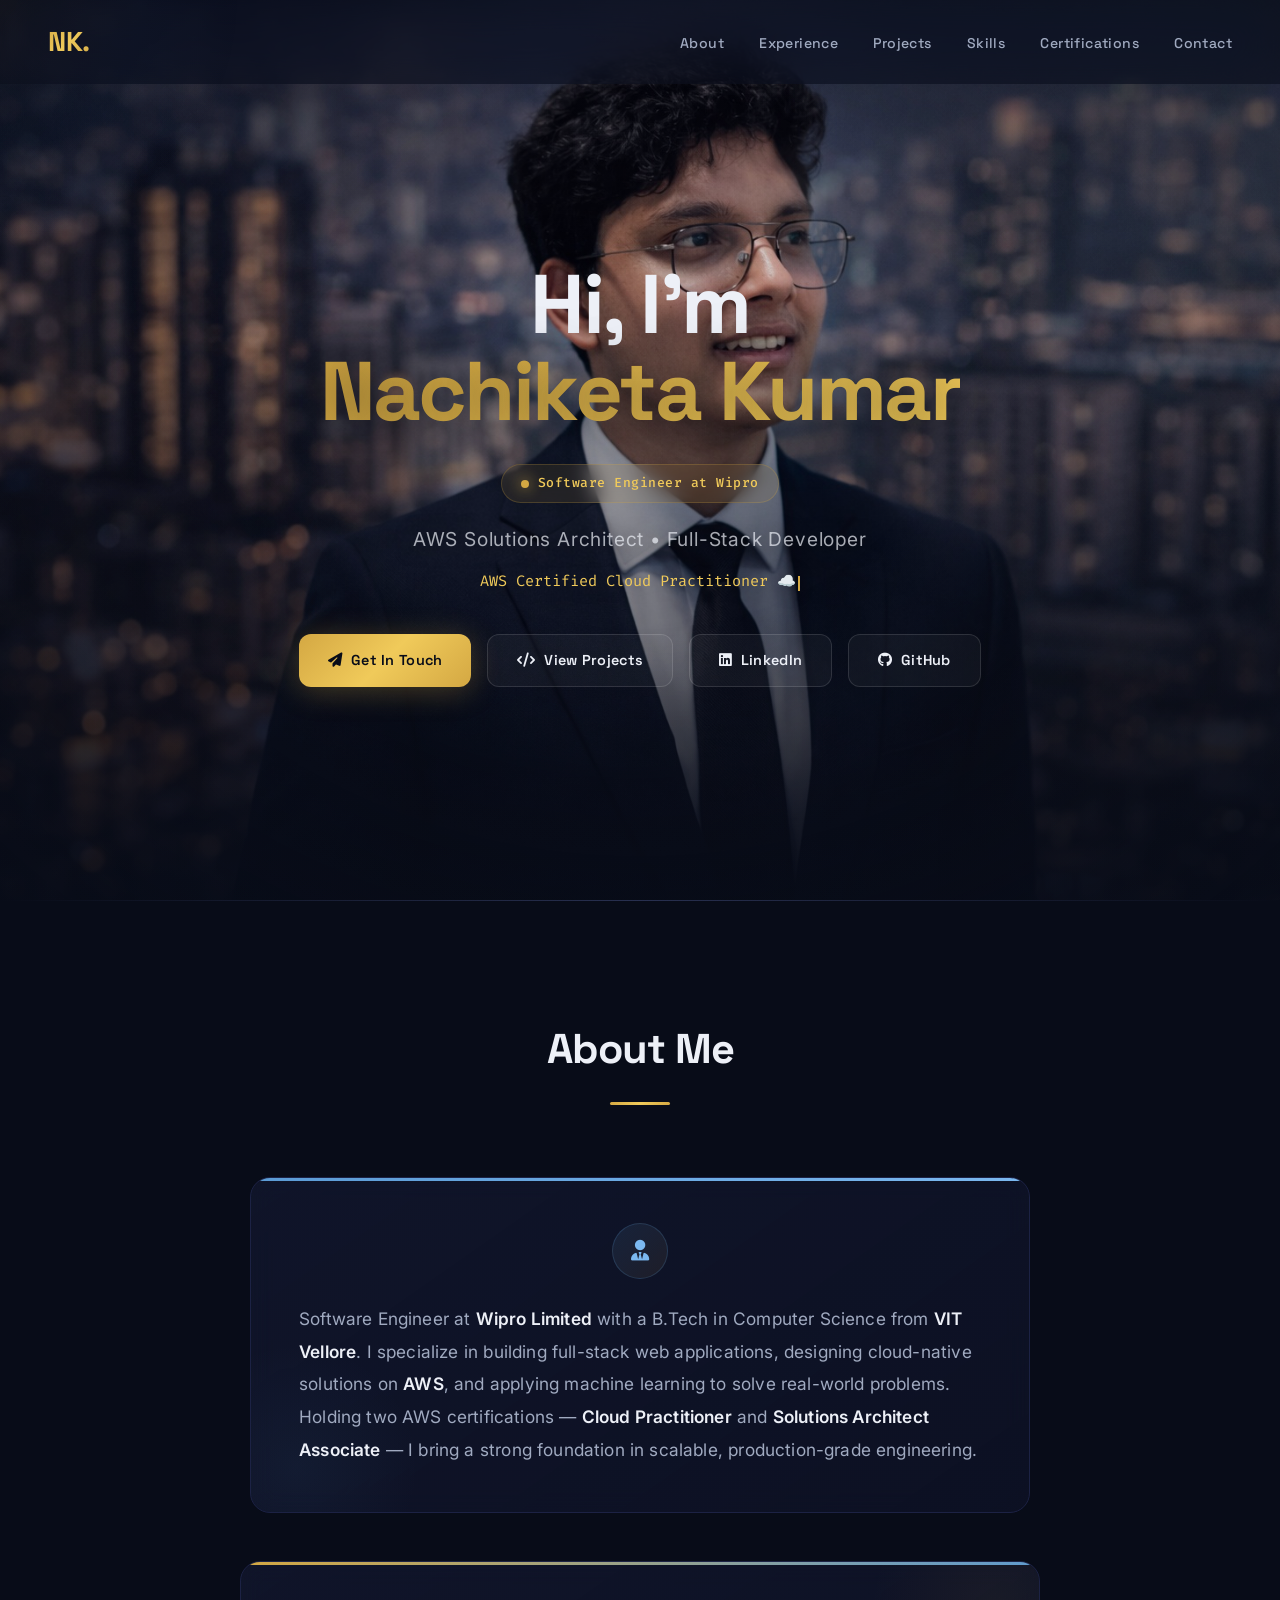
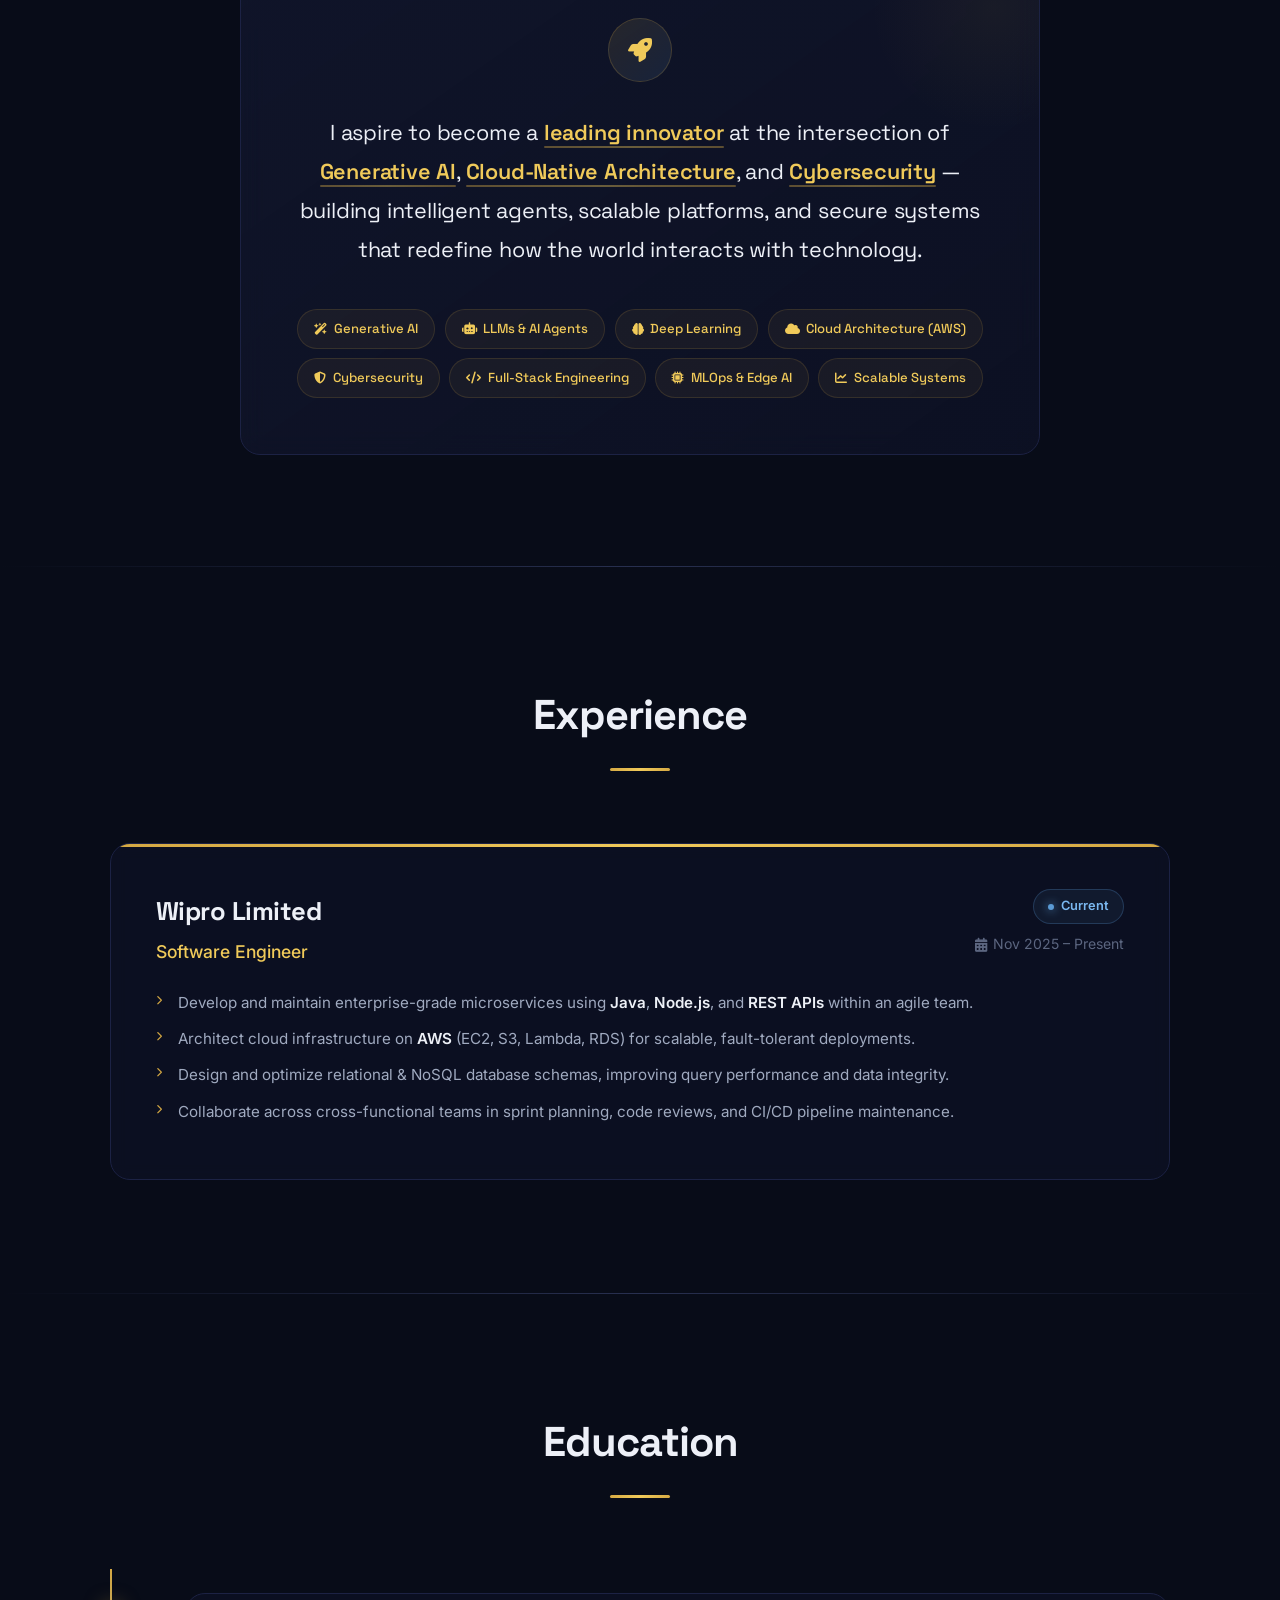
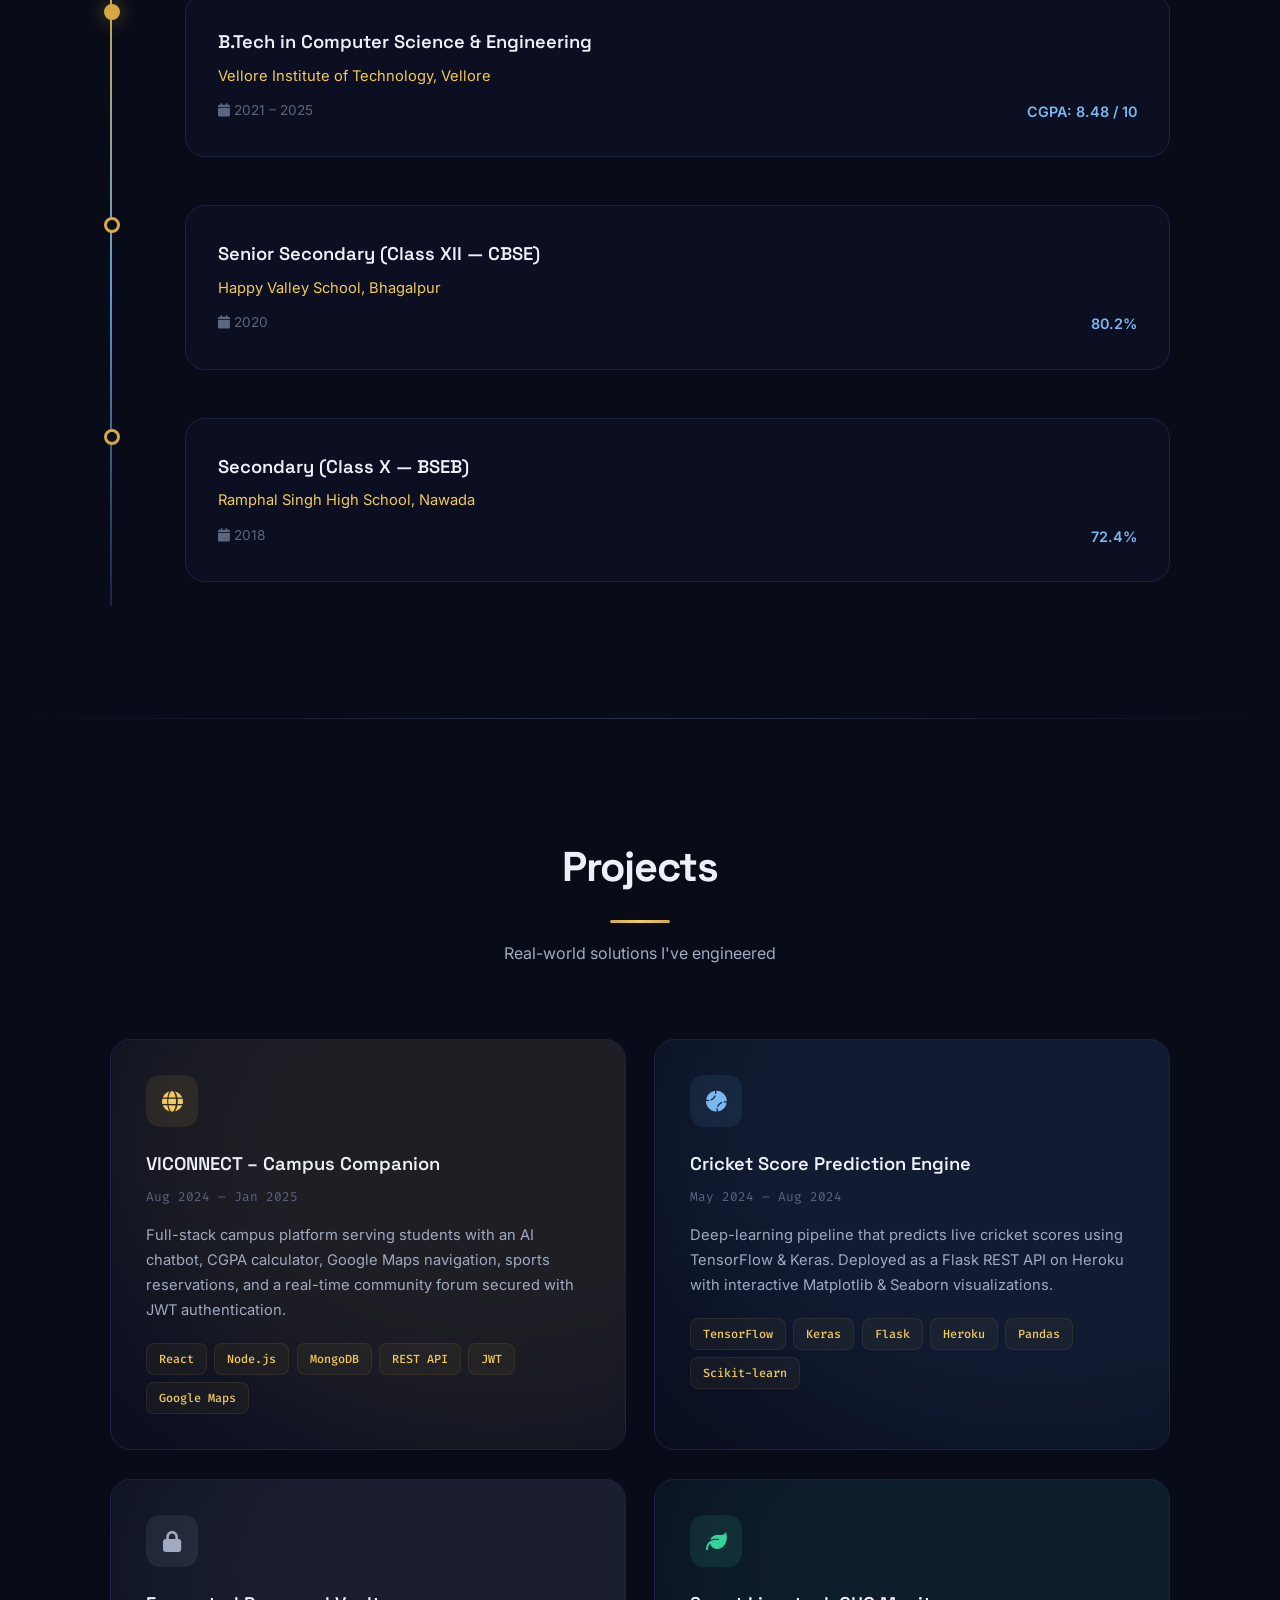
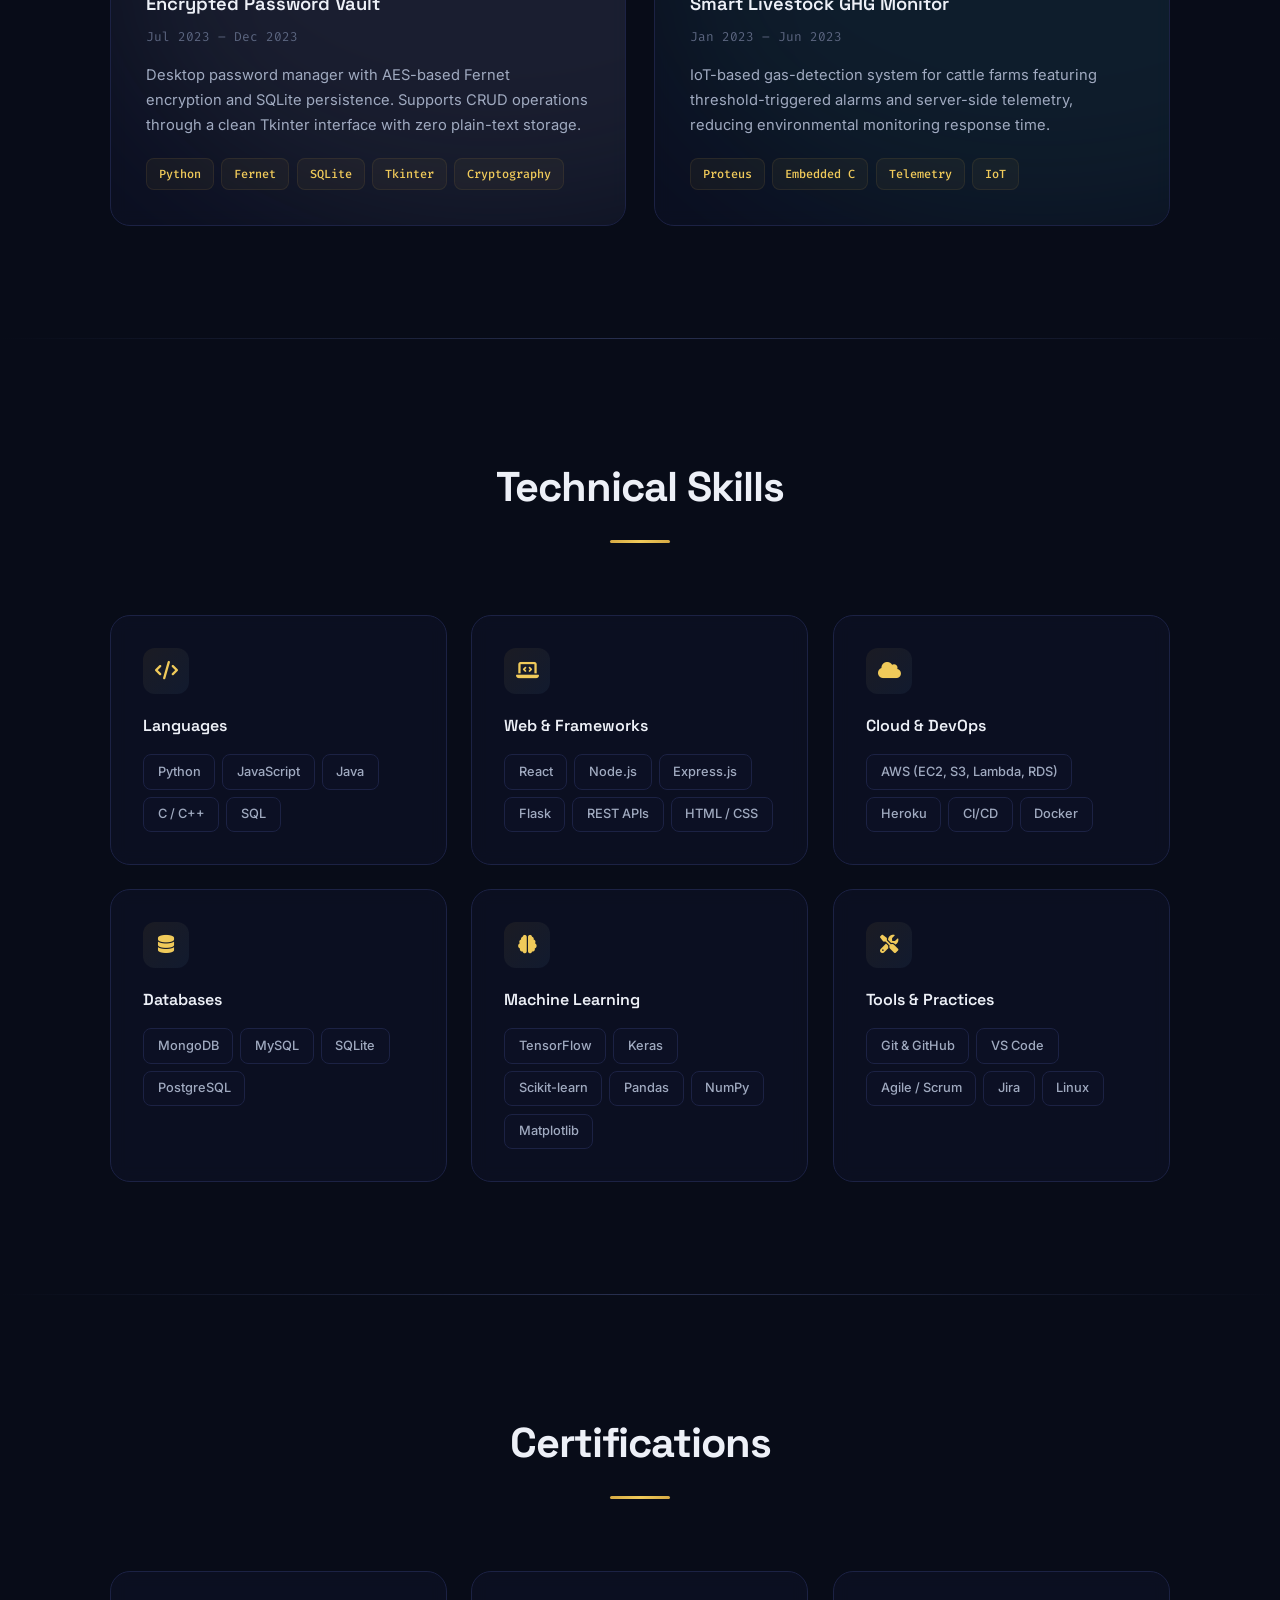
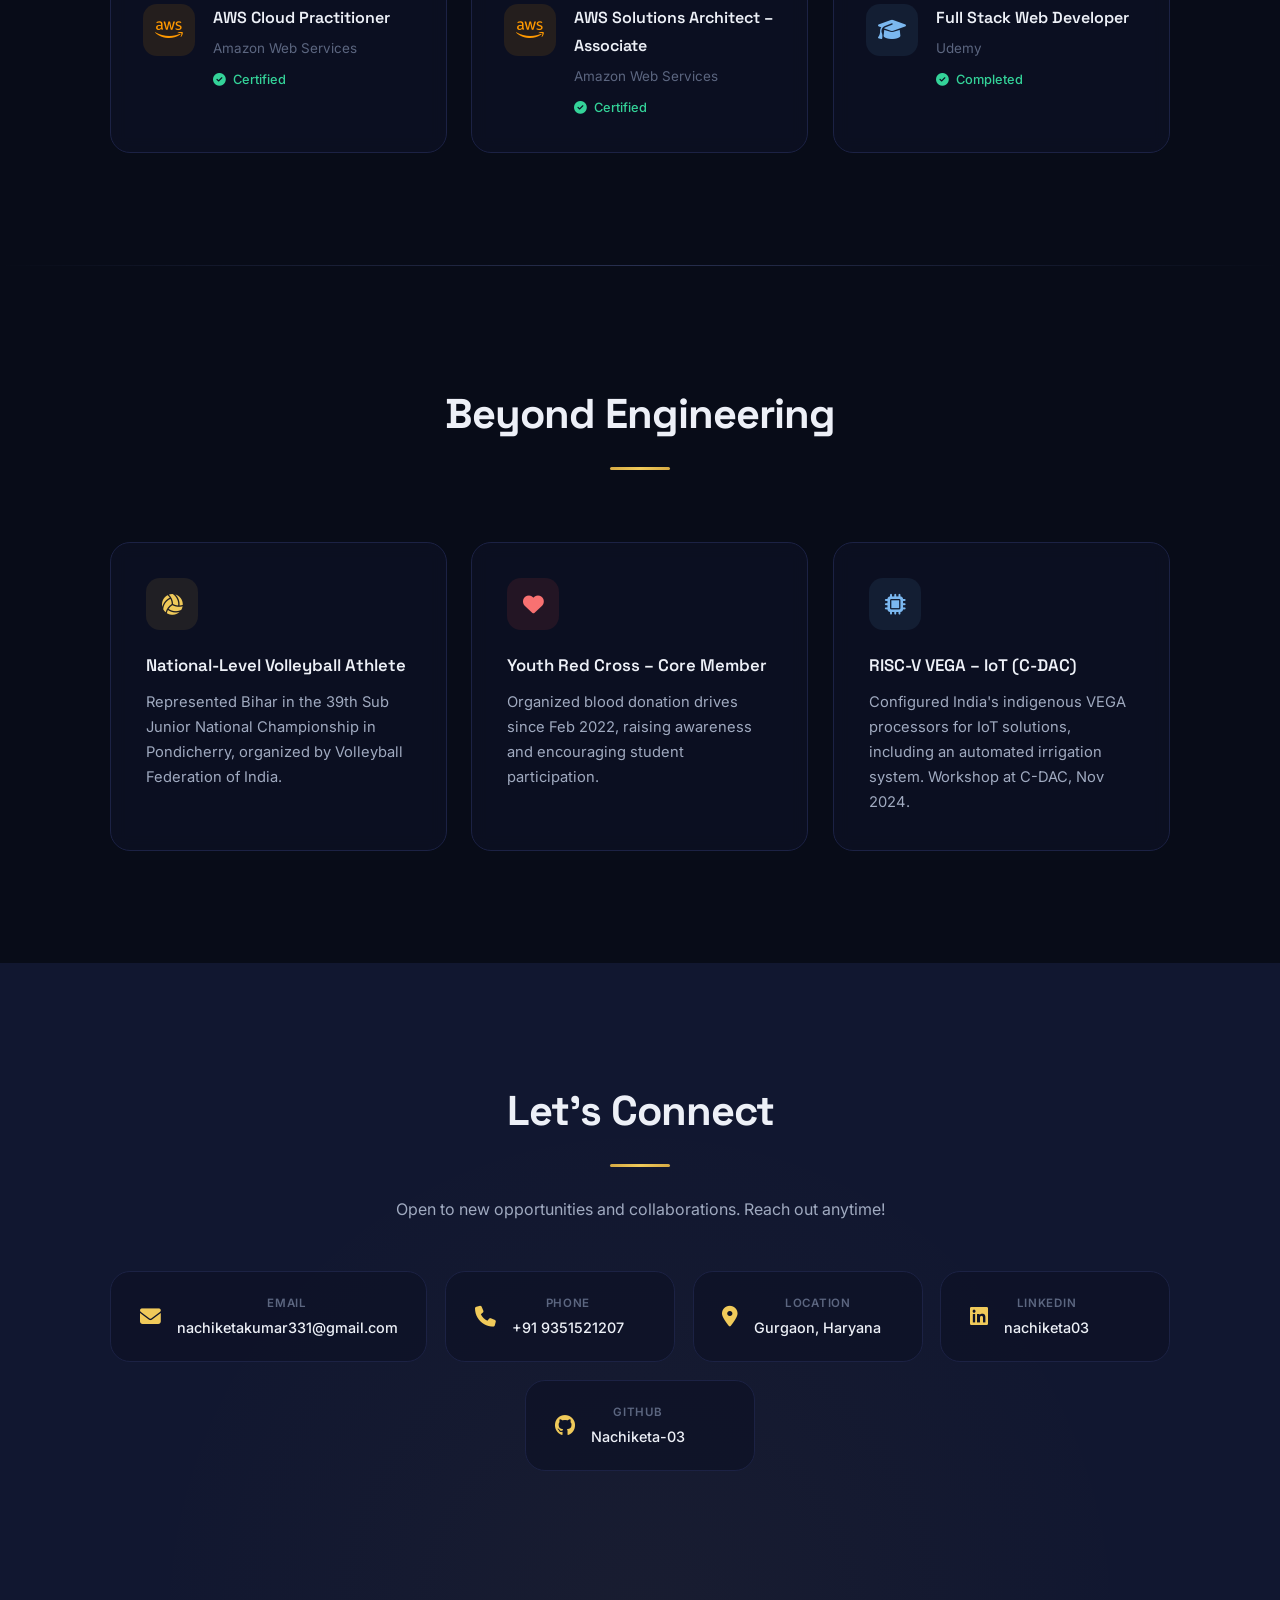
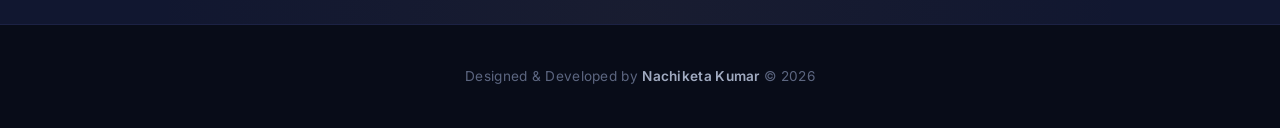
<file: index.html>
<!DOCTYPE html>
<html lang="en">
<head>
    <meta charset="UTF-8">
    <meta name="viewport" content="width=device-width, initial-scale=1.0">
    <title>Nachiketa Kumar | Software Engineer</title>
    <meta name="description" content="Nachiketa Kumar — AWS Certified Cloud Practitioner & Solutions Architect Associate. Full-Stack Developer & ML enthusiast.">
    <meta property="og:title" content="Nachiketa Kumar | Software Engineer">
    <meta property="og:description" content="AWS Certified Cloud Practitioner & Solutions Architect. Full-Stack Developer & Machine Learning enthusiast.">
    <meta property="og:type" content="website">
    <meta name="theme-color" content="#080C18">
    <link rel="icon" href="data:image/svg+xml,<svg xmlns='http://www.w3.org/2000/svg' viewBox='0 0 100 100'><text y='.9em' font-size='90'>NK</text></svg>">
    <link rel="preconnect" href="https://fonts.googleapis.com">
    <link rel="preconnect" href="https://fonts.gstatic.com" crossorigin>
    <link href="https://fonts.googleapis.com/css2?family=Space+Grotesk:wght@300;400;500;600;700&family=Fira+Code:wght@400;500&family=Inter:wght@300;400;500;600;700;800&display=swap" rel="stylesheet">
    <link rel="stylesheet" href="https://cdnjs.cloudflare.com/ajax/libs/font-awesome/6.5.1/css/all.min.css">
    <link rel="stylesheet" href="styles.css">
</head>
<body>

    <!-- Scroll Progress Bar -->
    <div class="scroll-progress" id="scrollProgress"></div>

    <!-- Cursor Glow -->
    <div class="cursor-glow" id="cursorGlow"></div>

    <!-- Particles -->
    <div class="particles-container" id="particles"></div>

    <!-- ===================== NAVIGATION ===================== -->
    <nav class="navbar" id="navbar">
        <div class="nav-container">
            <a href="#" class="nav-logo">NK.</a>
            <ul class="nav-links" id="navLinks">
                <li><a href="#about">About</a></li>
                <li><a href="#experience">Experience</a></li>
                <li><a href="#projects">Projects</a></li>
                <li><a href="#skills">Skills</a></li>
                <li><a href="#certifications">Certifications</a></li>
                <li><a href="#contact">Contact</a></li>
            </ul>
            <button class="hamburger" id="hamburger" aria-label="Toggle menu">
                <span></span><span></span><span></span>
            </button>
        </div>
    </nav>

    <!-- ===================== HERO ===================== -->
    <section class="hero" id="hero">
        <div class="hero-bg"></div>
        <div class="hero-vignette"></div>
        <div class="hero-content">
            <h1>Hi, I'm<br><span class="name-gradient">Nachiketa Kumar</span></h1>
            <div class="hero-badge"><span class="dot"></span> Software Engineer at Wipro</div>
            <p class="hero-subtitle">AWS Solutions Architect &bull; Full-Stack Developer</p>
            <div class="hero-typed" id="typedText"></div>
            <div class="hero-buttons">
                <a href="#contact" class="btn btn-primary"><i class="fas fa-paper-plane"></i> Get In Touch</a>
                <a href="#projects" class="btn btn-outline"><i class="fas fa-code"></i> View Projects</a>
                <a href="https://linkedin.com/in/nachiketa03" target="_blank" rel="noopener noreferrer" class="btn btn-outline"><i class="fab fa-linkedin"></i> LinkedIn</a>
                <a href="https://github.com/Nachiketa-03" target="_blank" rel="noopener noreferrer" class="btn btn-outline"><i class="fab fa-github"></i> GitHub</a>
            </div>
        </div>
    </section>

    <hr class="section-divider">

    <!-- ===================== ABOUT ===================== -->
    <section class="section about-section" id="about">
        <div class="section-header reveal">
            <h2>About Me</h2>
            <div class="line"></div>
        </div>

        <div class="about-bio reveal">
            <div class="about-bio-icon"><i class="fas fa-user-tie"></i></div>
            <p>Software Engineer at <strong>Wipro Limited</strong> with a B.Tech in Computer Science from <strong>VIT Vellore</strong>. I specialize in building full-stack web applications, designing cloud-native solutions on <strong>AWS</strong>, and applying machine learning to solve real-world problems. Holding two AWS certifications &mdash; <strong>Cloud Practitioner</strong> and <strong>Solutions Architect Associate</strong> &mdash; I bring a strong foundation in scalable, production-grade engineering.</p>
        </div>

        <div class="about-aspiration reveal">
            <div class="aspiration-icon"><i class="fas fa-rocket"></i></div>
            <blockquote class="aspiration-quote">
                I aspire to become a <span class="highlight">leading innovator</span> at the intersection of <span class="highlight">Generative AI</span>, <span class="highlight">Cloud-Native Architecture</span>, and <span class="highlight">Cybersecurity</span> — building intelligent agents, scalable platforms, and secure systems that redefine how the world interacts with technology.
            </blockquote>
            <div class="aspiration-tags">
                <span class="asp-tag"><i class="fas fa-wand-magic-sparkles"></i> Generative AI</span>
                <span class="asp-tag"><i class="fas fa-robot"></i> LLMs &amp; AI Agents</span>
                <span class="asp-tag"><i class="fas fa-brain"></i> Deep Learning</span>
                <span class="asp-tag"><i class="fas fa-cloud"></i> Cloud Architecture (AWS)</span>
                <span class="asp-tag"><i class="fas fa-shield-alt"></i> Cybersecurity</span>
                <span class="asp-tag"><i class="fas fa-code"></i> Full-Stack Engineering</span>
                <span class="asp-tag"><i class="fas fa-microchip"></i> MLOps &amp; Edge AI</span>
                <span class="asp-tag"><i class="fas fa-chart-line"></i> Scalable Systems</span>
            </div>
        </div>
    </section>

    <hr class="section-divider">

    <!-- ===================== EXPERIENCE ===================== -->
    <section class="section" id="experience">
        <div class="section-header reveal">
            <h2>Experience</h2>
            <div class="line"></div>
        </div>
        <div class="experience-card reveal-scale">
            <div class="exp-header">
                <div>
                    <div class="exp-company">Wipro Limited</div>
                    <div class="exp-role">Software Engineer</div>
                </div>
                <div style="text-align:right;">
                    <div class="exp-current"><span class="dot"></span> Current</div>
                    <div class="exp-date" style="margin-top:0.5rem;">
                        <i class="fas fa-calendar-alt"></i> Nov 2025 &ndash; Present
                    </div>
                </div>
            </div>
            <div class="exp-description">
                <ul class="exp-bullets">
                    <li>Develop and maintain enterprise-grade microservices using <strong>Java</strong>, <strong>Node.js</strong>, and <strong>REST APIs</strong> within an agile team.</li>
                    <li>Architect cloud infrastructure on <strong>AWS</strong> (EC2, S3, Lambda, RDS) for scalable, fault-tolerant deployments.</li>
                    <li>Design and optimize relational &amp; NoSQL database schemas, improving query performance and data integrity.</li>
                    <li>Collaborate across cross-functional teams in sprint planning, code reviews, and CI/CD pipeline maintenance.</li>
                </ul>
            </div>
        </div>
    </section>

    <hr class="section-divider">

    <!-- ===================== EDUCATION ===================== -->
    <section class="section" id="education">
        <div class="section-header reveal">
            <h2>Education</h2>
            <div class="line"></div>
        </div>
        <div class="timeline reveal">
            <div class="timeline-item">
                <div class="timeline-card">
                    <h3>B.Tech in Computer Science &amp; Engineering</h3>
                    <div class="institution">Vellore Institute of Technology, Vellore</div>
                    <div class="meta">
                        <span class="year"><i class="fas fa-calendar"></i> 2021 &ndash; 2025</span>
                        <span class="score">CGPA: 8.48 / 10</span>
                    </div>
                </div>
            </div>
            <div class="timeline-item">
                <div class="timeline-card">
                    <h3>Senior Secondary (Class XII &mdash; CBSE)</h3>
                    <div class="institution">Happy Valley School, Bhagalpur</div>
                    <div class="meta">
                        <span class="year"><i class="fas fa-calendar"></i> 2020</span>
                        <span class="score">80.2%</span>
                    </div>
                </div>
            </div>
            <div class="timeline-item">
                <div class="timeline-card">
                    <h3>Secondary (Class X &mdash; BSEB)</h3>
                    <div class="institution">Ramphal Singh High School, Nawada</div>
                    <div class="meta">
                        <span class="year"><i class="fas fa-calendar"></i> 2018</span>
                        <span class="score">72.4%</span>
                    </div>
                </div>
            </div>
        </div>
    </section>

    <hr class="section-divider">

    <!-- ===================== PROJECTS ===================== -->
    <section class="section" id="projects">
        <div class="section-header reveal">
            <h2>Projects</h2>
            <div class="line"></div>
            <p>Real-world solutions I've engineered</p>
        </div>
        <div class="projects-grid stagger">
            <div class="project-card reveal tilt">
                <div class="card-glow" style="background:rgba(201,168,76,0.10)"></div>
                <div class="project-icon gold"><i class="fas fa-globe"></i></div>
                <h3>VICONNECT &ndash; Campus Companion</h3>
                <div class="project-date">Aug 2024 &ndash; Jan 2025</div>
                <p>Full-stack campus platform serving students with an AI chatbot, CGPA calculator, Google Maps navigation, sports reservations, and a real-time community forum secured with JWT authentication.</p>
                <div class="tech-tags">
                    <span class="tech-tag">React</span>
                    <span class="tech-tag">Node.js</span>
                    <span class="tech-tag">MongoDB</span>
                    <span class="tech-tag">REST API</span>
                    <span class="tech-tag">JWT</span>
                    <span class="tech-tag">Google Maps</span>
                </div>
            </div>
            <div class="project-card reveal tilt">
                <div class="card-glow" style="background:rgba(74,144,217,0.10)"></div>
                <div class="project-icon blue"><i class="fas fa-baseball-ball"></i></div>
                <h3>Cricket Score Prediction Engine</h3>
                <div class="project-date">May 2024 &ndash; Aug 2024</div>
                <p>Deep-learning pipeline that predicts live cricket scores using TensorFlow &amp; Keras. Deployed as a Flask REST API on Heroku with interactive Matplotlib &amp; Seaborn visualizations.</p>
                <div class="tech-tags">
                    <span class="tech-tag">TensorFlow</span>
                    <span class="tech-tag">Keras</span>
                    <span class="tech-tag">Flask</span>
                    <span class="tech-tag">Heroku</span>
                    <span class="tech-tag">Pandas</span>
                    <span class="tech-tag">Scikit-learn</span>
                </div>
            </div>
            <div class="project-card reveal tilt">
                <div class="card-glow" style="background:rgba(155,164,184,0.10)"></div>
                <div class="project-icon silver"><i class="fas fa-lock"></i></div>
                <h3>Encrypted Password Vault</h3>
                <div class="project-date">Jul 2023 &ndash; Dec 2023</div>
                <p>Desktop password manager with AES-based Fernet encryption and SQLite persistence. Supports CRUD operations through a clean Tkinter interface with zero plain-text storage.</p>
                <div class="tech-tags">
                    <span class="tech-tag">Python</span>
                    <span class="tech-tag">Fernet</span>
                    <span class="tech-tag">SQLite</span>
                    <span class="tech-tag">Tkinter</span>
                    <span class="tech-tag">Cryptography</span>
                </div>
            </div>
            <div class="project-card reveal tilt">
                <div class="card-glow" style="background:rgba(42,157,143,0.10)"></div>
                <div class="project-icon teal"><i class="fas fa-leaf"></i></div>
                <h3>Smart Livestock GHG Monitor</h3>
                <div class="project-date">Jan 2023 &ndash; Jun 2023</div>
                <p>IoT-based gas-detection system for cattle farms featuring threshold-triggered alarms and server-side telemetry, reducing environmental monitoring response time.</p>
                <div class="tech-tags">
                    <span class="tech-tag">Proteus</span>
                    <span class="tech-tag">Embedded C</span>
                    <span class="tech-tag">Telemetry</span>
                    <span class="tech-tag">IoT</span>
                </div>
            </div>
        </div>
    </section>

    <hr class="section-divider">

    <!-- ===================== SKILLS ===================== -->
    <section class="section" id="skills">
        <div class="section-header reveal">
            <h2>Technical Skills</h2>
            <div class="line"></div>
        </div>
        <div class="skills-categories stagger">
            <div class="skill-category reveal">
                <div class="skill-category-icon"><i class="fas fa-code"></i></div>
                <h3>Languages</h3>
                <div class="skill-list">
                    <span class="skill-chip">Python</span>
                    <span class="skill-chip">JavaScript</span>
                    <span class="skill-chip">Java</span>
                    <span class="skill-chip">C / C++</span>
                    <span class="skill-chip">SQL</span>
                </div>
            </div>
            <div class="skill-category reveal">
                <div class="skill-category-icon"><i class="fas fa-laptop-code"></i></div>
                <h3>Web &amp; Frameworks</h3>
                <div class="skill-list">
                    <span class="skill-chip">React</span>
                    <span class="skill-chip">Node.js</span>
                    <span class="skill-chip">Express.js</span>
                    <span class="skill-chip">Flask</span>
                    <span class="skill-chip">REST APIs</span>
                    <span class="skill-chip">HTML / CSS</span>
                </div>
            </div>
            <div class="skill-category reveal">
                <div class="skill-category-icon"><i class="fas fa-cloud"></i></div>
                <h3>Cloud &amp; DevOps</h3>
                <div class="skill-list">
                    <span class="skill-chip">AWS (EC2, S3, Lambda, RDS)</span>
                    <span class="skill-chip">Heroku</span>
                    <span class="skill-chip">CI/CD</span>
                    <span class="skill-chip">Docker</span>
                </div>
            </div>
            <div class="skill-category reveal">
                <div class="skill-category-icon"><i class="fas fa-database"></i></div>
                <h3>Databases</h3>
                <div class="skill-list">
                    <span class="skill-chip">MongoDB</span>
                    <span class="skill-chip">MySQL</span>
                    <span class="skill-chip">SQLite</span>
                    <span class="skill-chip">PostgreSQL</span>
                </div>
            </div>
            <div class="skill-category reveal">
                <div class="skill-category-icon"><i class="fas fa-brain"></i></div>
                <h3>Machine Learning</h3>
                <div class="skill-list">
                    <span class="skill-chip">TensorFlow</span>
                    <span class="skill-chip">Keras</span>
                    <span class="skill-chip">Scikit-learn</span>
                    <span class="skill-chip">Pandas</span>
                    <span class="skill-chip">NumPy</span>
                    <span class="skill-chip">Matplotlib</span>
                </div>
            </div>
            <div class="skill-category reveal">
                <div class="skill-category-icon"><i class="fas fa-tools"></i></div>
                <h3>Tools &amp; Practices</h3>
                <div class="skill-list">
                    <span class="skill-chip">Git &amp; GitHub</span>
                    <span class="skill-chip">VS Code</span>
                    <span class="skill-chip">Agile / Scrum</span>
                    <span class="skill-chip">Jira</span>
                    <span class="skill-chip">Linux</span>
                </div>
            </div>
        </div>
    </section>

    <hr class="section-divider">

    <!-- ===================== CERTIFICATIONS ===================== -->
    <section class="section" id="certifications">
        <div class="section-header reveal">
            <h2>Certifications</h2>
            <div class="line"></div>
        </div>
        <div class="cert-grid stagger">
            <div class="cert-card reveal">
                <div class="cert-badge aws"><i class="fab fa-aws"></i></div>
                <div class="cert-info">
                    <h3>AWS Cloud Practitioner</h3>
                    <div class="issuer">Amazon Web Services</div>
                    <div class="validity"><i class="fas fa-check-circle"></i> Certified</div>
                </div>
            </div>
            <div class="cert-card reveal">
                <div class="cert-badge aws"><i class="fab fa-aws"></i></div>
                <div class="cert-info">
                    <h3>AWS Solutions Architect &ndash; Associate</h3>
                    <div class="issuer">Amazon Web Services</div>
                    <div class="validity"><i class="fas fa-check-circle"></i> Certified</div>
                </div>
            </div>
            <div class="cert-card reveal">
                <div class="cert-badge udemy"><i class="fas fa-graduation-cap"></i></div>
                <div class="cert-info">
                    <h3>Full Stack Web Developer</h3>
                    <div class="issuer">Udemy</div>
                    <div class="validity"><i class="fas fa-check-circle"></i> Completed</div>
                </div>
            </div>
        </div>
    </section>

    <hr class="section-divider">

    <!-- ===================== ACTIVITIES ===================== -->
    <section class="section" id="activities">
        <div class="section-header reveal">
            <h2>Beyond Engineering</h2>
            <div class="line"></div>
        </div>
        <div class="activities-grid stagger">
            <div class="activity-card reveal">
                <div class="activity-icon volley"><i class="fas fa-volleyball-ball"></i></div>
                <h3>National-Level Volleyball Athlete</h3>
                <p>Represented Bihar in the 39th Sub Junior National Championship in Pondicherry, organized by Volleyball Federation of India.</p>
            </div>
            <div class="activity-card reveal">
                <div class="activity-icon cross"><i class="fas fa-heart"></i></div>
                <h3>Youth Red Cross &ndash; Core Member</h3>
                <p>Organized blood donation drives since Feb 2022, raising awareness and encouraging student participation.</p>
            </div>
            <div class="activity-card reveal">
                <div class="activity-icon chip"><i class="fas fa-microchip"></i></div>
                <h3>RISC-V VEGA &ndash; IoT (C-DAC)</h3>
                <p>Configured India's indigenous VEGA processors for IoT solutions, including an automated irrigation system. Workshop at C-DAC, Nov 2024.</p>
            </div>
        </div>
    </section>

    <!-- ===================== CONTACT ===================== -->
    <section class="contact-section" id="contact">
        <h2 class="reveal">Let's Connect</h2>
        <div class="line"></div>
        <p class="reveal">Open to new opportunities and collaborations. Reach out anytime!</p>
        <div class="contact-cards reveal">
            <a href="mailto:nachiketakumar331@gmail.com" class="contact-card">
                <i class="fas fa-envelope"></i>
                <div>
                    <div class="contact-label">Email</div>
                    <div class="contact-value">nachiketakumar331@gmail.com</div>
                </div>
            </a>
            <a href="tel:+919351521207" class="contact-card">
                <i class="fas fa-phone"></i>
                <div>
                    <div class="contact-label">Phone</div>
                    <div class="contact-value">+91 9351521207</div>
                </div>
            </a>
            <div class="contact-card">
                <i class="fas fa-map-marker-alt"></i>
                <div>
                    <div class="contact-label">Location</div>
                    <div class="contact-value">Gurgaon, Haryana</div>
                </div>
            </div>
            <a href="https://linkedin.com/in/nachiketa03" target="_blank" rel="noopener noreferrer" class="contact-card">
                <i class="fab fa-linkedin"></i>
                <div>
                    <div class="contact-label">LinkedIn</div>
                    <div class="contact-value">nachiketa03</div>
                </div>
            </a>
            <a href="https://github.com/Nachiketa-03" target="_blank" rel="noopener noreferrer" class="contact-card">
                <i class="fab fa-github"></i>
                <div>
                    <div class="contact-label">GitHub</div>
                    <div class="contact-value">Nachiketa-03</div>
                </div>
            </a>
        </div>
    </section>

    <!-- ===================== FOOTER ===================== -->
    <footer>
        <p>Designed &amp; Developed by <strong>Nachiketa Kumar</strong> &copy; 2026</p>
    </footer>

    <!-- Scroll to Top -->
    <button class="scroll-top" id="scrollTop" aria-label="Scroll to top">
        <i class="fas fa-chevron-up"></i>
    </button>

    <script src="script.js"></script>
</body>
</html>
</file>
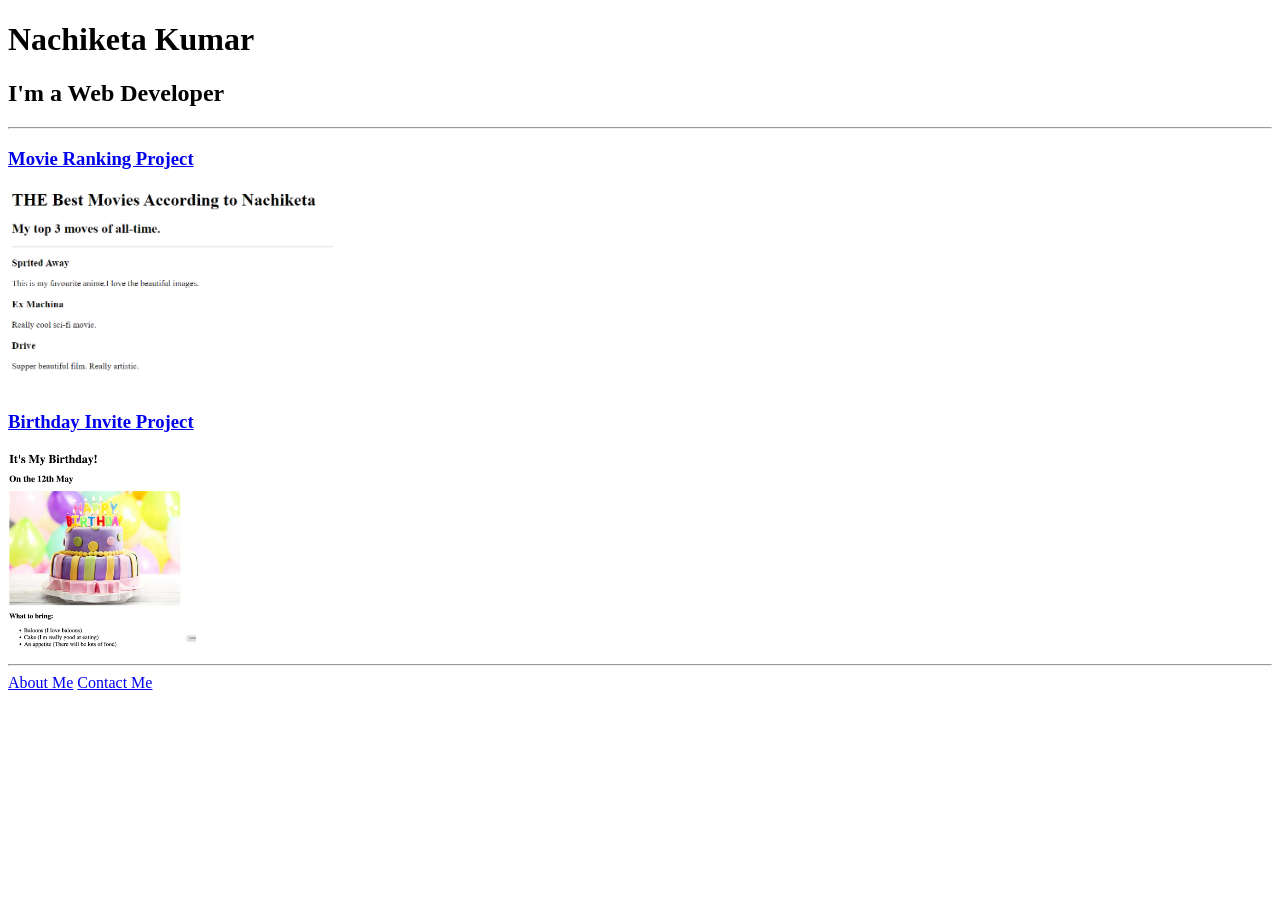
<file: solution.html>
<!DOCTYPE html>
<html lang="en">

<head>
  <meta charset="UTF-8">
  <title>Nachiketa's Portfolio</title>
</head>

<body>
  <h1>Nachiketa Kumar</h1>
  <h2>I'm a Web Developer</h2>
  <hr />
  <h3><a href="./public/movie-ranking.html">Movie Ranking Project</a></h3>
  <img src="./assets/images/Screenshot 2023-11-04 190009.png" height="200" alt="movie ranking project preview"/>
  <h3><a href="./public/birthday-invite.html">Birthday Invite Project</a></h3>
  <img src="./assets/images/birthday-invite.png" height="200" alt="birthday invite project preview"/>
  <hr />
  <a href="./public/about.html">About Me</a>
  <a href="./public/contact.html">Contact Me</a>
</body>

</html>
</file>
<file: styles.css>
/* ============================================================
   NACHIKETA KUMAR — PORTFOLIO STYLES v2
   Palette: Midnight, Steel Blue, Warm Gold, Ice White
   ============================================================ */

/* ── VARIABLES ────────────────────────────────────────────── */
:root {
    --primary: #D4A843;
    --primary-light: #F0CA5A;
    --primary-glow: rgba(212, 168, 67, 0.3);
    --accent: #5B9BD5;
    --accent-light: #7BB8F0;
    --accent-glow: rgba(91, 155, 213, 0.2);
    --emerald: #34D399;
    --navy: #080C18;
    --navy-mid: #0C1024;
    --navy-light: #111730;
    --card: rgba(14, 18, 38, 0.7);
    --card-solid: #0E1226;
    --glass: rgba(20, 26, 52, 0.55);
    --text: #EDF0F7;
    --text-secondary: #A0AAC0;
    --text-muted: #5C6680;
    --border: #1C2244;
    --border-light: #283050;
    --gradient-gold: linear-gradient(135deg, #D4A843 0%, #F0CA5A 50%, #D4A843 100%);
    --gradient-blue: linear-gradient(135deg, #5B9BD5 0%, #7BB8F0 100%);
    --gradient-mixed: linear-gradient(135deg, #D4A843, #5B9BD5);
    --gradient-card: linear-gradient(145deg, rgba(28,34,68,0.4), rgba(14,18,38,0.8));
    --shadow-soft: 0 8px 32px rgba(0, 0, 0, 0.35);
    --shadow-glow-gold: 0 0 40px rgba(212, 168, 67, 0.10), 0 0 80px rgba(212, 168, 67, 0.05);
    --shadow-glow-blue: 0 0 40px rgba(91, 155, 213, 0.10);
    --radius: 20px;
    --radius-sm: 12px;
    --radius-xs: 8px;
    --ease: cubic-bezier(0.4, 0, 0.2, 1);
    --ease-bounce: cubic-bezier(0.34, 1.56, 0.64, 1);
    --ease-out-expo: cubic-bezier(0.16, 1, 0.3, 1);
    --ease-out-back: cubic-bezier(0.34, 1.3, 0.64, 1);
    --ease-smooth: cubic-bezier(0.25, 0.46, 0.45, 0.94);
    --transition: all 0.4s var(--ease);
    --transition-slow: all 0.7s var(--ease-out-expo);
    --transition-spring: all 0.5s var(--ease-out-back);
}

/* ── RESET ────────────────────────────────────────────────── */
*, *::before, *::after { margin: 0; padding: 0; box-sizing: border-box; }
html { scroll-behavior: smooth; scroll-padding-top: 80px; }

/* ── SCROLL PROGRESS BAR ──────────────────────────────────── */
.scroll-progress {
    position: fixed; top: 0; left: 0; height: 3px; z-index: 10000;
    background: var(--gradient-gold);
    transform-origin: left; transform: scaleX(0);
    will-change: transform; transition: none;
    box-shadow: 0 0 10px rgba(212,168,67,0.5);
}
body {
    font-family: 'Inter', -apple-system, BlinkMacSystemFont, sans-serif;
    background: var(--navy);
    color: var(--text);
    line-height: 1.75;
    overflow-x: hidden;
    -webkit-font-smoothing: antialiased;
    -moz-osx-font-smoothing: grayscale;
    font-size: 16px;
}
::selection { background: rgba(212,168,67,0.25); color: var(--text); }

/* Scrollbar */
::-webkit-scrollbar { width: 6px; }
::-webkit-scrollbar-track { background: var(--navy); }
::-webkit-scrollbar-thumb { background: var(--primary); border-radius: 3px; }
::-webkit-scrollbar-thumb:hover { background: var(--primary-light); }

/* ── UTILITY ──────────────────────────────────────────────── */
.section-divider {
    width: 100%; height: 1px; border: none;
    background: linear-gradient(to right, transparent, var(--border-light), transparent);
    margin: 0;
}

/* ── CURSOR GLOW ──────────────────────────────────────────── */
.cursor-glow {
    position: fixed; width: 500px; height: 500px;
    border-radius: 50%; pointer-events: none; z-index: 9999;
    background: radial-gradient(circle, rgba(212,168,67,0.035) 0%, rgba(91,155,213,0.02) 40%, transparent 70%);
    transform: translate(-50%, -50%); transition: opacity 0.3s;
    will-change: left, top;
}

/* ── PARTICLES ────────────────────────────────────────────── */
.particles-container {
    position: fixed; inset: 0;
    pointer-events: none; z-index: 0; overflow: hidden;
}
.particle {
    position: absolute; border-radius: 50%;
    opacity: 0; animation: floatUp linear infinite;
}
@keyframes floatUp {
    0%   { transform: translateY(100vh) scale(0); opacity: 0; }
    15%  { opacity: 0.45; transform: translateY(80vh) scale(1); }
    85%  { opacity: 0.2; }
    100% { transform: translateY(-10vh) scale(0.2); opacity: 0; }
}

/* ── NAVIGATION ───────────────────────────────────────────── */
.navbar {
    position: fixed; top: 0; left: 0; right: 0; z-index: 1000;
    padding: 1.1rem 3rem;
    background: rgba(8, 12, 24, 0.55);
    backdrop-filter: blur(30px) saturate(1.4);
    -webkit-backdrop-filter: blur(30px) saturate(1.4);
    border-bottom: 1px solid transparent;
    transition: padding 0.5s var(--ease-out-expo), border-bottom-color 0.5s var(--ease), box-shadow 0.6s var(--ease), background 0.5s var(--ease);
}
.navbar.scrolled {
    padding: 0.65rem 3rem;
    border-bottom-color: var(--border);
    box-shadow: 0 6px 40px rgba(0,0,0,0.5);
    background: rgba(8, 12, 24, 0.85);
}
.nav-container {
    max-width: 1240px; margin: 0 auto;
    display: flex; justify-content: space-between; align-items: center;
}
.nav-logo {
    font-family: 'Space Grotesk', sans-serif;
    font-size: 1.7rem; font-weight: 700;
    background: var(--gradient-gold);
    -webkit-background-clip: text; -webkit-text-fill-color: transparent;
    background-clip: text; letter-spacing: -0.5px; text-decoration: none;
    transition: var(--transition);
}
.nav-logo:hover { filter: brightness(1.2); }
.nav-links { display: flex; gap: 2.2rem; list-style: none; }
.nav-links a {
    color: var(--text-secondary); text-decoration: none;
    font-size: 0.88rem; font-weight: 500;
    transition: var(--transition); position: relative; padding: 0.35rem 0;
    font-family: 'Space Grotesk', sans-serif; letter-spacing: 0.4px;
}
.nav-links a::after {
    content: ''; position: absolute; bottom: -4px; left: 50%; width: 0; height: 2px;
    background: var(--gradient-gold); transition: all 0.3s var(--ease); border-radius: 1px;
    transform: translateX(-50%);
}
.nav-links a:hover { color: var(--text); }
.nav-links a:hover::after { width: 100%; }
.nav-links a.active { color: var(--primary-light); }
.nav-links a.active::after { width: 100%; }

.hamburger {
    display: none; flex-direction: column; gap: 5px;
    cursor: pointer; background: none; border: none; padding: 5px;
}
.hamburger span {
    width: 24px; height: 2px; background: var(--text);
    transition: var(--transition); border-radius: 1px;
}

/* ── HERO ─────────────────────────────────────────────────── */
.hero {
    min-height: 100vh; position: relative; overflow: hidden;
    display: flex; align-items: center; justify-content: center;
}
.hero-bg {
    position: absolute; inset: 0; z-index: 0;
    background: url('profile.jpg') center 20% / cover no-repeat;
    animation: subtleZoom 25s ease-in-out infinite alternate;
    will-change: transform;
    transition: transform 0.1s linear;
}
@keyframes subtleZoom {
    0%   { transform: scale(1); }
    100% { transform: scale(1.06); }
}
.hero-bg::after {
    content: ''; position: absolute; inset: 0;
    background: linear-gradient(
        to bottom,
        rgba(8,12,24,0.30) 0%,
        rgba(8,12,24,0.15) 35%,
        rgba(8,12,24,0.50) 70%,
        rgba(8,12,24,0.92) 100%
    );
}
.hero-vignette {
    position: absolute; inset: 0; z-index: 1; pointer-events: none;
    background: radial-gradient(ellipse at center 40%, transparent 35%, rgba(8,12,24,0.55) 100%);
}
.hero-content {
    position: relative; z-index: 10;
    text-align: center; max-width: 760px;
    padding: 9rem 2rem 6rem;
    animation: heroFadeIn 1.4s var(--ease-out-expo);
}
@keyframes heroFadeIn {
    0%   { opacity: 0; transform: translateY(60px) scale(0.97); filter: blur(8px); }
    60%  { filter: blur(0); }
    100% { opacity: 1; transform: translateY(0) scale(1); filter: blur(0); }
}

.hero-badge {
    display: inline-flex; align-items: center; gap: 0.55rem;
    padding: 0.45rem 1.2rem;
    background: rgba(212,168,67,0.10); border: 1px solid rgba(212,168,67,0.22);
    border-radius: 50px; font-size: 0.82rem; color: var(--primary-light);
    margin-bottom: 1.2rem; margin-top: 0.5rem; font-weight: 500;
    font-family: 'Fira Code', monospace;
    backdrop-filter: blur(10px); letter-spacing: 0.5px;
    animation: heroFadeIn 1.4s var(--ease-out-expo) 0.35s both;
}
.hero-badge .dot {
    width: 8px; height: 8px; background: var(--primary);
    border-radius: 50%; animation: pulse 2s infinite;
    box-shadow: 0 0 14px var(--primary);
}
@keyframes pulse { 0%,100%{opacity:1;transform:scale(1)} 50%{opacity:0.3;transform:scale(0.7)} }

.hero h1 {
    font-family: 'Space Grotesk', sans-serif;
    font-size: clamp(3rem, 7vw, 5.2rem); font-weight: 700;
    line-height: 1.04; margin-bottom: 1.4rem; letter-spacing: -2.5px;
    text-shadow: 0 4px 60px rgba(0,0,0,0.6);
    animation: heroFadeIn 1.2s var(--ease) 0.3s both;
}
.hero h1 .name-gradient {
    background: var(--gradient-gold);
    -webkit-background-clip: text; -webkit-text-fill-color: transparent;
    background-clip: text; background-size: 200% 200%;
    animation: gradientShift 5s ease-in-out infinite;
}
@keyframes gradientShift {
    0%{background-position:0% 50%} 50%{background-position:100% 50%} 100%{background-position:0% 50%}
}

.hero-subtitle {
    font-size: 1.2rem; color: rgba(237,240,247,0.70);
    margin-bottom: 0.7rem; font-weight: 400; letter-spacing: 0.8px;
    text-shadow: 0 2px 20px rgba(0,0,0,0.5);
    animation: heroFadeIn 1.2s var(--ease) 0.4s both;
}
.hero-typed {
    font-family: 'Fira Code', monospace; color: var(--primary-light);
    font-size: 0.95rem; margin-bottom: 2.5rem; min-height: 1.5em;
    text-shadow: 0 2px 20px rgba(0,0,0,0.4);
    animation: heroFadeIn 1.2s var(--ease) 0.5s both;
}
.hero-typed .cursor-blink {
    display: inline-block; width: 2px; height: 1em;
    background: var(--primary); animation: blink 1s step-end infinite;
    vertical-align: text-bottom; margin-left: 2px;
}
@keyframes blink { 0%,100%{opacity:1} 50%{opacity:0} }

.hero-buttons {
    display: flex; gap: 1rem; flex-wrap: wrap; justify-content: center;
    animation: heroFadeIn 1.2s var(--ease) 0.6s both;
}

/* ── BUTTONS ──────────────────────────────────────────────── */
.btn {
    padding: 0.8rem 1.8rem; border-radius: var(--radius-sm);
    font-size: 0.9rem; font-weight: 600; text-decoration: none;
    transition: var(--transition);
    cursor: pointer; border: none;
    display: inline-flex; align-items: center; gap: 0.55rem;
    font-family: 'Space Grotesk', sans-serif;
    position: relative; overflow: hidden; letter-spacing: 0.3px;
}
.btn::before {
    content: ''; position: absolute; inset: 0;
    background: radial-gradient(circle at var(--mx, 50%) var(--my, 50%), rgba(255,255,255,0.08), transparent 60%);
    opacity: 0; transition: opacity 0.3s;
}
.btn:hover::before { opacity: 1; }
.btn-primary {
    background: var(--gradient-gold); color: #080C18;
    box-shadow: 0 4px 30px rgba(212,168,67,0.3);
}
.btn-primary:hover {
    transform: translateY(-4px) scale(1.04);
    box-shadow: 0 12px 50px rgba(212,168,67,0.45), 0 0 0 4px rgba(212,168,67,0.08);
}
.btn-outline {
    background: rgba(255,255,255,0.04); color: var(--text);
    border: 1.5px solid rgba(255,255,255,0.12);
    backdrop-filter: blur(8px);
}
.btn-outline:hover {
    border-color: var(--primary);
    background: rgba(212,168,67,0.06);
    transform: translateY(-3px);
    box-shadow: 0 8px 30px rgba(212,168,67,0.1);
}

/* ── SECTIONS ─────────────────────────────────────────────── */
.section {
    padding: 7rem 2.5rem; max-width: 1140px; margin: 0 auto; position: relative;
}
.section-header { text-align: center; margin-bottom: 4.5rem; }
.section-header h2 {
    font-family: 'Space Grotesk', sans-serif;
    font-size: 2.6rem; font-weight: 700; letter-spacing: -1px;
    margin-bottom: 0.3rem;
}
.section-header .line {
    width: 60px; height: 3px; background: var(--gradient-gold);
    border-radius: 2px; margin: 1rem auto 0;
}
.section-header p {
    color: var(--text-secondary); font-size: 1rem; margin-top: 1rem;
    max-width: 500px; margin-left: auto; margin-right: auto;
}

/* ── ABOUT (Bio + Aspiration) ───────────────────────────── */
.about-section { text-align: center; }
.about-bio {
    max-width: 780px; margin: 0 auto 3rem;
    text-align: left;
    padding: 2.8rem 3rem;
    background: var(--gradient-card);
    backdrop-filter: blur(12px);
    border: 1px solid var(--border);
    border-radius: var(--radius);
    position: relative; overflow: hidden;
    transition: border-color 0.5s var(--ease), box-shadow 0.5s var(--ease);
}
.about-bio:hover {
    border-color: rgba(91,155,213,0.3);
    box-shadow: var(--shadow-glow-blue);
}
.about-bio::before {
    content: ''; position: absolute; top: 0; left: 0; right: 0; height: 3px;
    background: var(--gradient-blue);
}
.about-bio::after {
    content: ''; position: absolute; bottom: -80px; left: -80px;
    width: 250px; height: 250px; border-radius: 50%;
    background: radial-gradient(circle, rgba(91,155,213,0.06), transparent 70%);
    pointer-events: none;
}
.about-bio-icon {
    width: 56px; height: 56px; border-radius: 50%;
    display: flex; align-items: center; justify-content: center;
    background: linear-gradient(135deg, rgba(91,155,213,0.12), rgba(212,168,67,0.08));
    border: 1px solid rgba(91,155,213,0.2);
    color: var(--accent-light); font-size: 1.3rem;
    margin: 0 auto 1.5rem;
    animation: iconFloat 4s ease-in-out infinite 0.5s;
}
.about-bio p {
    font-size: 1.08rem; line-height: 1.9;
    color: var(--text-secondary);
    letter-spacing: 0.01em;
    position: relative; z-index: 1;
}
.about-bio strong {
    color: var(--text); font-weight: 600;
}
.about-aspiration {
    max-width: 800px; margin: 0 auto;
    padding: 3.5rem 3rem;
    background: var(--gradient-card);
    backdrop-filter: blur(12px);
    border: 1px solid var(--border);
    border-radius: var(--radius);
    position: relative; overflow: hidden;
}
.about-aspiration::before {
    content: ''; position: absolute; top: 0; left: 0; right: 0; height: 3px;
    background: var(--gradient-mixed);
}
.about-aspiration::after {
    content: ''; position: absolute; top: -80px; right: -80px;
    width: 250px; height: 250px; border-radius: 50%;
    background: radial-gradient(circle, rgba(212,168,67,0.06), transparent 70%);
    pointer-events: none;
}
.aspiration-icon {
    width: 64px; height: 64px; border-radius: 50%;
    display: flex; align-items: center; justify-content: center;
    background: linear-gradient(135deg, rgba(212,168,67,0.12), rgba(91,155,213,0.12));
    border: 1px solid rgba(212,168,67,0.2);
    color: var(--primary-light); font-size: 1.5rem;
    margin: 0 auto 2rem;
    animation: iconFloat 4s ease-in-out infinite;
}
@keyframes iconFloat {
    0%, 100% { transform: translateY(0); }
    50% { transform: translateY(-8px); }
}
.aspiration-quote {
    font-family: 'Space Grotesk', sans-serif;
    font-size: 1.35rem; line-height: 1.8;
    color: var(--text); font-weight: 400;
    border: none; margin: 0 0 2.5rem; padding: 0;
    font-style: normal; letter-spacing: -0.2px;
}
.aspiration-quote .highlight {
    color: var(--primary-light); font-weight: 600;
    position: relative;
}
.aspiration-quote .highlight::after {
    content: ''; position: absolute; bottom: -2px; left: 0; right: 0;
    height: 2px; background: var(--gradient-gold); opacity: 0.4;
    border-radius: 1px;
}
.aspiration-tags {
    display: flex; flex-wrap: wrap; justify-content: center; gap: 0.6rem;
}
.asp-tag {
    display: inline-flex; align-items: center; gap: 0.4rem;
    padding: 0.45rem 1rem; border-radius: 50px;
    font-size: 0.82rem; font-weight: 500;
    background: rgba(212,168,67,0.06); color: var(--primary-light);
    border: 1px solid rgba(212,168,67,0.15);
    font-family: 'Space Grotesk', sans-serif;
    transition: var(--transition);
}
.asp-tag:hover {
    background: rgba(212,168,67,0.12); border-color: rgba(212,168,67,0.35);
    transform: translateY(-2px);
    box-shadow: 0 4px 20px rgba(212,168,67,0.1);
}
.asp-tag i { font-size: 0.75rem; }

/* ── EXPERIENCE ───────────────────────────────────────────── */
.experience-card {
    background: var(--card); border: 1px solid var(--border);
    border-radius: var(--radius); padding: 2.8rem;
    position: relative; overflow: hidden; transition: var(--transition);
    backdrop-filter: blur(8px);
}
.experience-card::before {
    content: ''; position: absolute; top: 0; left: 0; right: 0;
    height: 3px; background: var(--gradient-gold);
}
.experience-card:hover { border-color: rgba(212,168,67,0.3); box-shadow: var(--shadow-glow-gold); }
.exp-header {
    display: flex; justify-content: space-between;
    align-items: flex-start; flex-wrap: wrap; gap: 1rem; margin-bottom: 1.4rem;
}
.exp-company { font-family: 'Space Grotesk', sans-serif; font-size: 1.6rem; font-weight: 700; letter-spacing: -0.5px; }
.exp-role { color: var(--primary-light); font-size: 1.1rem; font-weight: 500; margin-top: 0.2rem; }
.exp-date { color: var(--text-muted); font-size: 0.88rem; display: flex; align-items: center; gap: 0.4rem; }
.exp-current {
    display: inline-flex; align-items: center; gap: 0.4rem;
    padding: 0.35rem 0.9rem;
    background: rgba(91,155,213,0.08); border: 1px solid rgba(91,155,213,0.25);
    border-radius: 50px; font-size: 0.8rem; color: var(--accent-light); font-weight: 600;
}
.exp-current .dot {
    width: 6px; height: 6px; background: var(--accent);
    border-radius: 50%; animation: pulse 2s infinite;
    box-shadow: 0 0 10px var(--accent);
}
.exp-description { color: var(--text-secondary); font-size: 0.98rem; line-height: 1.8; }
.exp-bullets {
    list-style: none; padding: 0; margin: 0;
}
.exp-bullets li {
    position: relative; padding-left: 1.4rem;
    margin-bottom: 0.6rem; color: var(--text-secondary);
    font-size: 0.95rem; line-height: 1.75;
}
.exp-bullets li::before {
    content: '\f054'; font-family: 'Font Awesome 6 Free'; font-weight: 900;
    position: absolute; left: 0; top: 2px;
    font-size: 0.6rem; color: var(--primary);
}
.exp-bullets li strong {
    color: var(--text); font-weight: 600;
}

/* ── EDUCATION ────────────────────────────────────────────── */
.timeline { position: relative; padding-left: 2.5rem; }
.timeline::before {
    content: ''; position: absolute; left: 0; top: 0; bottom: 0;
    width: 2px;
    background: linear-gradient(to bottom, var(--primary), var(--accent), var(--border));
}
.timeline-item { position: relative; padding: 1.5rem 0 1.5rem 2.2rem; }
.timeline-item::before {
    content: ''; position: absolute; left: -2.5rem; top: 2.2rem;
    width: 16px; height: 16px; background: var(--navy);
    border: 3px solid var(--primary); border-radius: 50%;
    transform: translateX(-6px); transition: var(--transition);
}
.timeline-item:first-child::before {
    background: var(--primary); box-shadow: 0 0 20px rgba(212,168,67,0.5);
}
.timeline-card {
    background: var(--card); border: 1px solid var(--border);
    border-radius: var(--radius); padding: 2rem; transition: var(--transition);
    backdrop-filter: blur(8px);
}
.timeline-card:hover {
    border-color: rgba(212,168,67,0.3); box-shadow: var(--shadow-glow-gold);
    transform: translateX(10px) translateY(-2px);
}
.timeline-card h3 { font-family: 'Space Grotesk', sans-serif; font-size: 1.15rem; font-weight: 600; margin-bottom: 0.35rem; }
.timeline-card .institution { color: var(--primary-light); font-size: 0.92rem; margin-bottom: 0.6rem; }
.timeline-card .meta { display: flex; justify-content: space-between; flex-wrap: wrap; gap: 0.5rem; }
.timeline-card .year { color: var(--text-muted); font-size: 0.85rem; }
.timeline-card .score { color: var(--accent-light); font-weight: 600; font-size: 0.9rem; }

/* ── PROJECTS ─────────────────────────────────────────────── */
.projects-grid { display: grid; grid-template-columns: repeat(2, 1fr); gap: 1.8rem; }
.project-card {
    background: var(--card); border: 1px solid var(--border);
    border-radius: var(--radius); padding: 2.2rem;
    position: relative; overflow: hidden;
    transition: transform 0.5s var(--ease-out-back), border-color 0.4s var(--ease), box-shadow 0.5s var(--ease);
    backdrop-filter: blur(8px);
    will-change: transform;
}
.project-card::before {
    content: ''; position: absolute; top: 0; left: 0; right: 0; height: 2px;
    background: var(--gradient-mixed); opacity: 0; transition: opacity 0.4s;
}
.project-card:hover { border-color: rgba(212,168,67,0.25); transform: translateY(-10px) scale(1.015); box-shadow: var(--shadow-glow-gold); }
.project-card:hover::before { opacity: 1; }
.card-glow {
    position: absolute; top: -50%; right: -50%;
    width: 150%; height: 150%;
    border-radius: 50%; filter: blur(80px);
    pointer-events: none; z-index: 0;
}
.project-icon {
    width: 52px; height: 52px; border-radius: 14px;
    display: flex; align-items: center; justify-content: center;
    font-size: 1.3rem; margin-bottom: 1.3rem; position: relative; z-index: 1;
}
.project-icon.gold   { background: rgba(212,168,67,0.10); color: var(--primary-light); }
.project-icon.blue   { background: rgba(91,155,213,0.10); color: var(--accent-light); }
.project-icon.teal   { background: rgba(52,211,153,0.10); color: var(--emerald); }
.project-icon.silver { background: rgba(160,170,192,0.10); color: var(--text-secondary); }
.project-card h3 { font-family: 'Space Grotesk', sans-serif; font-size: 1.15rem; font-weight: 600; margin-bottom: 0.35rem; position: relative; z-index: 1; }
.project-card .project-date { color: var(--text-muted); font-size: 0.8rem; margin-bottom: 0.9rem; font-family: 'Fira Code', monospace; position: relative; z-index: 1; }
.project-card p { color: var(--text-secondary); font-size: 0.92rem; margin-bottom: 1.3rem; position: relative; z-index: 1; line-height: 1.7; }
.tech-tags { display: flex; flex-wrap: wrap; gap: 0.45rem; position: relative; z-index: 1; }
.tech-tag {
    padding: 0.28rem 0.75rem; border-radius: var(--radius-xs);
    font-size: 0.74rem; font-weight: 500;
    background: rgba(212,168,67,0.05); color: var(--primary-light);
    border: 1px solid rgba(212,168,67,0.10);
    font-family: 'Fira Code', monospace;
    transition: var(--transition);
}
.tech-tag:hover { background: rgba(212,168,67,0.12); border-color: rgba(212,168,67,0.3); }

/* ── SKILLS ───────────────────────────────────────────────── */
.skills-categories { display: grid; grid-template-columns: repeat(3, 1fr); gap: 1.5rem; }
.skill-category {
    background: var(--card); border: 1px solid var(--border);
    border-radius: var(--radius); padding: 2rem; transition: var(--transition);
    backdrop-filter: blur(8px);
}
.skill-category:hover { border-color: rgba(212,168,67,0.25); box-shadow: var(--shadow-glow-gold); transform: translateY(-6px) scale(1.02); }
.skill-category-icon {
    width: 46px; height: 46px; border-radius: 12px;
    display: flex; align-items: center; justify-content: center;
    background: linear-gradient(135deg, rgba(212,168,67,0.08), rgba(91,155,213,0.08));
    color: var(--primary-light); font-size: 1.15rem; margin-bottom: 1.1rem;
}
.skill-category h3 { font-family: 'Space Grotesk', sans-serif; font-size: 1rem; font-weight: 600; margin-bottom: 0.9rem; }
.skill-list { display: flex; flex-wrap: wrap; gap: 0.45rem; }
.skill-chip {
    padding: 0.35rem 0.85rem; border-radius: var(--radius-xs);
    font-size: 0.8rem; font-weight: 500;
    background: var(--navy-mid); color: var(--text-secondary);
    border: 1px solid var(--border); transition: var(--transition);
}
.skill-chip:hover { color: var(--primary-light); border-color: rgba(212,168,67,0.3); background: rgba(212,168,67,0.06); transform: translateY(-2px); }

/* ── CERTIFICATIONS ───────────────────────────────────────── */
.cert-grid { display: grid; grid-template-columns: repeat(3, 1fr); gap: 1.5rem; }
.cert-card {
    background: var(--card); border: 1px solid var(--border);
    border-radius: var(--radius); padding: 2rem;
    display: flex; gap: 1.1rem; align-items: flex-start; transition: var(--transition);
    backdrop-filter: blur(8px);
}
.cert-card:hover { border-color: rgba(212,168,67,0.25); transform: translateY(-5px); box-shadow: var(--shadow-glow-gold); }
.cert-badge {
    width: 52px; height: 52px; border-radius: 14px;
    display: flex; align-items: center; justify-content: center;
    font-size: 1.4rem; flex-shrink: 0;
}
.cert-badge.aws { background: rgba(255,153,0,0.10); color: #FF9900; }
.cert-badge.udemy { background: rgba(91,155,213,0.10); color: var(--accent-light); }
.cert-info h3 { font-family: 'Space Grotesk', sans-serif; font-size: 1rem; font-weight: 600; }
.cert-info .issuer { color: var(--text-muted); font-size: 0.84rem; margin: 0.3rem 0 0.55rem; }
.cert-info .validity { font-size: 0.8rem; color: var(--emerald); font-weight: 500; }
.cert-info .validity i { margin-right: 0.3rem; }

/* ── ACTIVITIES ───────────────────────────────────────────── */
.activities-grid { display: grid; grid-template-columns: repeat(3, 1fr); gap: 1.5rem; }
.activity-card {
    background: var(--card); border: 1px solid var(--border);
    border-radius: var(--radius); padding: 2.2rem; transition: var(--transition);
    backdrop-filter: blur(8px);
}
.activity-card:hover { border-color: rgba(212,168,67,0.25); transform: translateY(-5px); box-shadow: var(--shadow-glow-gold); }
.activity-icon {
    width: 52px; height: 52px; border-radius: 14px;
    display: flex; align-items: center; justify-content: center;
    font-size: 1.3rem; margin-bottom: 1.3rem;
}
.activity-icon.volley { background: rgba(212,168,67,0.10); color: var(--primary-light); }
.activity-icon.cross  { background: rgba(239,68,68,0.10); color: #F87171; }
.activity-icon.chip   { background: rgba(91,155,213,0.10); color: var(--accent-light); }
.activity-card h3 { font-family: 'Space Grotesk', sans-serif; font-size: 1.05rem; font-weight: 600; margin-bottom: 0.6rem; }
.activity-card p { color: var(--text-secondary); font-size: 0.92rem; line-height: 1.7; }

/* ── CONTACT ──────────────────────────────────────────────── */
.contact-section {
    padding: 7rem 2.5rem; text-align: center;
    background: var(--navy-light); position: relative; overflow: hidden;
}
.contact-section::before {
    content: ''; position: absolute; inset: 0;
    background: radial-gradient(ellipse at center bottom, rgba(212,168,67,0.04), transparent 55%);
}
.contact-section > * { position: relative; z-index: 1; }
.contact-section h2 { font-family: 'Space Grotesk', sans-serif; font-size: 2.6rem; font-weight: 700; letter-spacing: -1px; }
.contact-section .line { width: 60px; height: 3px; background: var(--gradient-gold); border-radius: 2px; margin: 1rem auto 1.8rem; }
.contact-section > p { color: var(--text-secondary); margin-bottom: 3rem; max-width: 520px; margin-left: auto; margin-right: auto; font-size: 1rem; }
.contact-cards { display: flex; justify-content: center; flex-wrap: wrap; gap: 1.1rem; margin-bottom: 2.5rem; }
.contact-card {
    display: flex; align-items: center; gap: 1rem;
    padding: 1.3rem 1.8rem; background: var(--card);
    border: 1px solid var(--border); border-radius: var(--radius);
    text-decoration: none; color: var(--text); transition: var(--transition);
    min-width: 230px; backdrop-filter: blur(8px);
}
.contact-card:hover { border-color: rgba(212,168,67,0.3); box-shadow: var(--shadow-glow-gold); transform: translateY(-5px); }
.contact-card i { font-size: 1.3rem; color: var(--primary-light); }
.contact-card .contact-label { font-size: 0.72rem; color: var(--text-muted); text-transform: uppercase; letter-spacing: 0.7px; font-weight: 600; }
.contact-card .contact-value { font-size: 0.9rem; font-weight: 500; margin-top: 0.15rem; }

/* ── SCROLL TO TOP ────────────────────────────────────────── */
.scroll-top {
    position: fixed; bottom: 2rem; right: 2rem;
    width: 48px; height: 48px; border-radius: 50%;
    background: var(--gradient-gold); color: #080C18;
    border: none; cursor: pointer; font-size: 1.1rem;
    display: flex; align-items: center; justify-content: center;
    box-shadow: 0 4px 25px rgba(212,168,67,0.3);
    opacity: 0; visibility: hidden; transform: translateY(20px);
    transition: var(--transition); z-index: 999;
}
.scroll-top.visible { opacity: 1; visibility: visible; transform: translateY(0); }
.scroll-top:hover { transform: translateY(-4px) scale(1.05); box-shadow: 0 8px 40px rgba(212,168,67,0.45); }

/* ── FOOTER ───────────────────────────────────────────────── */
footer {
    padding: 2.5rem; text-align: center;
    border-top: 1px solid var(--border); background: var(--navy);
}
footer p { color: var(--text-muted); font-size: 0.85rem; letter-spacing: 0.3px; }
footer strong { color: var(--text-secondary); font-weight: 600; }

/* ── SCROLL ANIMATIONS ────────────────────────────────────── */
.reveal       { opacity: 0; transform: translateY(60px);  transition: opacity 1s var(--ease-out-expo), transform 1s var(--ease-out-expo), filter 0.8s var(--ease); filter: blur(4px); will-change: opacity, transform, filter; }
.reveal.active       { opacity: 1; transform: translateY(0); filter: blur(0); }
.reveal-left  { opacity: 0; transform: translateX(-60px); transition: opacity 1s var(--ease-out-expo), transform 1s var(--ease-out-expo), filter 0.8s var(--ease); filter: blur(3px); will-change: opacity, transform, filter; }
.reveal-left.active  { opacity: 1; transform: translateX(0); filter: blur(0); }
.reveal-right { opacity: 0; transform: translateX(60px);  transition: opacity 1s var(--ease-out-expo), transform 1s var(--ease-out-expo), filter 0.8s var(--ease); filter: blur(3px); will-change: opacity, transform, filter; }
.reveal-right.active { opacity: 1; transform: translateX(0); filter: blur(0); }
.reveal-scale { opacity: 0; transform: scale(0.85);       transition: opacity 1s var(--ease-out-expo), transform 1.1s var(--ease-out-back), filter 0.8s var(--ease); filter: blur(4px); will-change: opacity, transform, filter; }
.reveal-scale.active { opacity: 1; transform: scale(1); filter: blur(0); }

/* Stagger children with escalating delays */
.stagger > *:nth-child(1)  { transition-delay: 0s; }
.stagger > *:nth-child(2)  { transition-delay: 0.08s; }
.stagger > *:nth-child(3)  { transition-delay: 0.16s; }
.stagger > *:nth-child(4)  { transition-delay: 0.24s; }
.stagger > *:nth-child(5)  { transition-delay: 0.32s; }
.stagger > *:nth-child(6)  { transition-delay: 0.40s; }
.stagger > *:nth-child(7)  { transition-delay: 0.48s; }
.stagger > *:nth-child(8)  { transition-delay: 0.56s; }
.stagger > *:nth-child(9)  { transition-delay: 0.64s; }
.stagger > *:nth-child(10) { transition-delay: 0.72s; }

.tilt { transform-style: preserve-3d; perspective: 1000px; }

/* Parallax-scrolling offset for section headers */
.parallax-text {
    will-change: transform;
    transition: transform 0.08s linear;
}

/* ── RESPONSIVE ───────────────────────────────────────────── */
@media (max-width: 1024px) {
    .skills-categories, .cert-grid, .activities-grid { grid-template-columns: repeat(2, 1fr); }
}
@media (max-width: 900px) {
    .projects-grid { grid-template-columns: 1fr; }
    .hero-content { padding: 7rem 1.5rem 4rem; }
    .section { padding: 5rem 1.5rem; }
    .section-header h2 { font-size: 2.2rem; }
}
@media (max-width: 768px) {
    .nav-links {
        display: none; position: absolute; top: 100%; left: 0; right: 0;
        flex-direction: column; background: rgba(8,12,24,0.98);
        backdrop-filter: blur(30px);
        padding: 1.5rem 2rem; border-bottom: 1px solid var(--border); gap: 1rem;
    }
    .nav-links.active { display: flex; }
    .hamburger { display: flex; }
    .hamburger.active span:nth-child(1) { transform: rotate(45deg) translate(5px, 5px); }
    .hamburger.active span:nth-child(2) { opacity: 0; }
    .hamburger.active span:nth-child(3) { transform: rotate(-45deg) translate(5px, -5px); }
    .navbar { padding: 0.9rem 1.5rem; }
    .skills-categories, .cert-grid, .activities-grid { grid-template-columns: 1fr; }
    .aspiration-quote { font-size: 1.1rem; }
    .about-aspiration { padding: 2.5rem 2rem; }
    .section-header h2 { font-size: 2rem; }
}
@media (max-width: 480px) {
    .hero-buttons { flex-direction: column; align-items: center; }
    .contact-cards { flex-direction: column; align-items: center; }
    .hero h1 { font-size: 2.4rem; letter-spacing: -1.5px; }
    .cursor-glow { display: none; }
    .aspiration-quote { font-size: 1rem; }
    .aspiration-tags { gap: 0.4rem; }
    .asp-tag { font-size: 0.75rem; padding: 0.35rem 0.8rem; }
}
</file>
